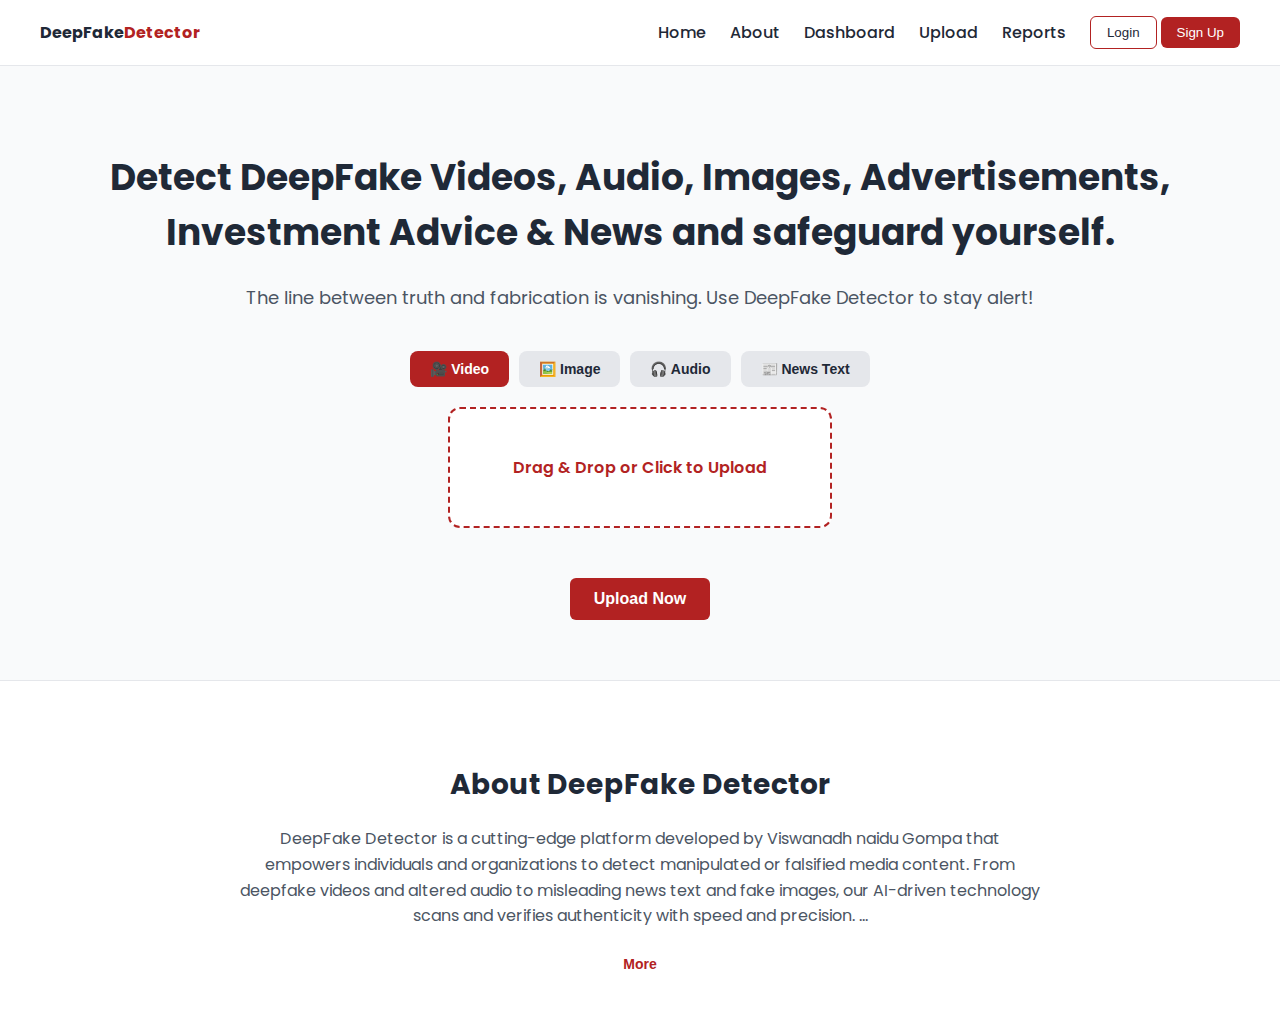
<file: index.html>
<!DOCTYPE html>
<html lang="en">
<head>
  <meta charset="UTF-8" />
  <meta name="viewport" content="width=device-width, initial-scale=1.0" />
  <title>KillFake Scanner</title>
  <link rel="stylesheet" href="style.css" />
  <link href="https://fonts.googleapis.com/css2?family=Poppins:wght@400;600;700&display=swap" rel="stylesheet">
</head>
<body>
  <!-- NAVBAR -->
  <header class="navbar white-navbar">
    <div class="logo-area">
      
      <div class="logo-text">
        <strong>DeepFake<span>Detector</span></strong>
        
      </div>
    </div>
    <nav class="nav-right">
      <ul class="nav-links">
        <li><a href="#">Home</a></li>
        <li><a href="#about">About</a></li>
        <li><a href="#">Dashboard</a></li>
        <li><a href="#">Upload</a></li>
        <li><a href="#">Reports</a></li>
      </ul>
      <div class="auth-buttons">
  <button class="login-btn" onclick="toggleModal('loginModal', true)">Login</button>
  <button class="signup-btn" onclick="toggleModal('signupModal', true)">Sign Up</button>
</div>
 
      
    </nav>
  </header>

  <!-- HERO SECTION -->
  <main>
    <!-- Loading Popup -->
<!-- Loading Popup -->
<!-- Loading Popup -->
<!-- Loading Popup -->
<!-- Loading Popup -->
 <!-- Loading Popup -->
<div id="loadingPopup" class="loading-popup">

  <div class="spinner"></div>
  <p class="loading-text">Scanning... Please wait</p>
</div>

</div>





    <section class="hero">
      <h1>Detect DeepFake Videos, Audio, Images, Advertisements, Investment Advice & News  and safeguard yourself.</h1>
      <p class="hero-subtext">The line between truth and fabrication is vanishing. Use DeepFake Detector to stay alert!</p>

      <div class="upload-container">
        <div class="type-select">
          <button class="type-btn active" data-type="video">🎥 Video</button>
          <button class="type-btn" data-type="image">🖼️ Image</button>
          <button class="type-btn" data-type="audio">🎧 Audio</button>
          <button class="type-btn" data-type="text">📰 News Text</button>
        </div>

        <div class="drag-drop-area" id="dragDropArea">
          <p>Drag & Drop or Click to Upload</p>
          <input type="file" id="fileInput" multiple style="display: none;" />
        </div>

        <div id="fileList" class="file-list"></div>

        <button class="btn upload-btn" onclick="fileInput.click()">Upload Now</button>
      </div>
    </section>

    <!-- ABOUT SECTION -->
    <section class="about" id="about">
    
      <div class="about-container">
  <h2>About DeepFake Detector</h2>
  <p id="aboutText">
    DeepFake Detector is a cutting-edge platform developed by Viswanadh naidu Gompa that empowers individuals and organizations to detect manipulated or falsified media content.
    From deepfake videos and altered audio to misleading news text and fake images, our AI-driven technology scans and verifies authenticity with speed and precision.
    <span id="dots">...</span>
    <span id="more" style="display: none;">
      Our mission is to build trust in digital content by equipping users with tools to uncover the truth and combat misinformation. Whether you're a journalist, researcher,
      or concerned citizen — KillFake Scanner helps you stay informed and protected.
    </span>
  </p>
  <button id="moreBtn" class="more-btn">More</button>
</div> 
    </section>
    <!-- Login Modal -->
<div id="loginModal" class="modal">
  <div class="modal-content">
    <span class="close" onclick="toggleModal('loginModal', false)">&times;</span>
    <h2>Login</h2>
    <input type="email" id="loginEmail" placeholder="Email" required /><br />
    <input type="password" id="loginPassword" placeholder="Password" required /><br />
    <button onclick="login()">Login</button>
  </div>
</div>

<!-- Signup Modal -->
<div id="signupModal" class="modal">
  <div class="modal-content">
    <span class="close" onclick="toggleModal('signupModal', false)">&times;</span>
    <h2>Signup</h2>
    <input type="text" id="signupUsername" placeholder="Username" required /><br />
    <input type="email" id="signupEmail" placeholder="Email" required /><br />
    <input type="password" id="signupPassword" placeholder="Password" required /><br />
    <button onclick="signup()">Signup</button>
  </div>
</div>

  </main>

  <script src="script.js"></script>
  
</body>
</html>
</file>
<file: style.css>
body {
  margin: 0;
  font-family: 'Poppins', sans-serif;
  background: #f9fafb;
  color: #1f2937;
}

/* NAVBAR */
.white-navbar {
  background: #fff;
  border-bottom: 1px solid #e5e7eb;
  padding: 16px 40px;
  display: flex;
  justify-content: space-between;
  align-items: center;
}
.logo-area {
  display: flex;
  align-items: center;
  gap: 12px;
}
.logo-img {
  height: 40px;
}
.logo-text {
  display: flex;
  flex-direction: column;
  line-height: 1.2;
}
.logo-text span {
  color: #b22222;
}
.logo-text small {
  font-size: 12px;
  color: #6b7280;
}

.nav-right {
  display: flex;
  align-items: center;
  gap: 24px;
}
.nav-links {
  list-style: none;
  display: flex;
  gap: 24px;
  margin: 0;
  padding: 0;
}
.nav-links li a {
  color: #1f2937;
  text-decoration: none;
  font-weight: 500;
}
.nav-links li a:hover {
  color: #b22222;
}

.auth-buttons button {
  padding: 8px 16px;
  border-radius: 6px;
  font-weight: 500;
  cursor: pointer;
}
.login-btn {
  color: #1f2937;
  border: 1px solid #b22222;
  background: transparent;
}
.signup-btn {
  background: #b22222;
  color: white;
  border: none;
}
.signup-btn:hover,
.login-btn:hover {
  background: #b22222;
  color: white;
}

/* HERO */
.hero {
  text-align: center;
  padding: 60px 20px;
}
.hero h1 {
  font-size: 36px;
  font-weight: 700;
  color: #1f2937;
}
.hero-subtext {
  font-size: 18px;
  color: #4b5563;
  margin-top: 10px;
}

/* UPLOAD SECTION */
.upload-container {
  display: flex;
  flex-direction: column;
  align-items: center;
  gap: 20px;
  margin-top: 40px;
}
.type-select {
  display: flex;
  gap: 10px;
  flex-wrap: wrap;
  justify-content: center;
}
.type-btn {
  padding: 10px 20px;
  border: none;
  background-color: #e5e7eb;
  border-radius: 8px;
  cursor: pointer;
  font-weight: 600;
  font-size: 14px;
  color: #1f2937;
  transition: all 0.3s ease;
}
.type-btn.active,
.type-btn:hover {
  background-color: #b22222;
  color: white;
}
.drag-drop-area {
  border: 2px dashed #b22222;
  border-radius: 12px;
  padding: 30px;
  color: #b22222;
  font-weight: 600;
  cursor: pointer;
  text-align: center;
  width: 320px;
  background-color: #fff;
  transition: all 0.2s ease-in-out;
}
.drag-drop-area:hover {
  background-color: #fceaea;
  border-color: #8b1616;
}
.file-list {
  color: #374151;
  font-size: 14px;
  text-align: left;
}
.upload-btn {
  margin-top: 10px;
  background: #b22222;
  color: white;
  padding: 12px 24px;
  border: none;
  border-radius: 6px;
  font-size: 16px;
  font-weight: 600;
  cursor: pointer;
  transition: background 0.3s ease;
}
.upload-btn:hover {
  background: #8b1616;
}

/* ABOUT SECTION */
.about {
  padding: 60px 20px;
  background-color: #fff;
  text-align: center;
  border-top: 1px solid #e5e7eb;
}
.about-container {
  max-width: 800px;
  margin: 0 auto;
}
.about h2 {
  font-size: 28px;
  color: #1f2937;
  margin-bottom: 20px;
}
.about p {
  font-size: 16px;
  color: #4b5563;
  margin-bottom: 16px;
  line-height: 1.6;
}
.more-btn {
  background: none;
  border: none;
  color: #b22222;
  font-weight: 600;
  cursor: pointer;
  margin-top: 10px;
  font-size: 14px;
}
.more-btn:hover {
  text-decoration: underline;
}
/* Overlay styling */
.loading-overlay {
  display: none;
  position: fixed;
  top: 0;
  left: 0;
  width: 100%;
  height: 100%;
  background-color: rgba(15, 15, 15, 0.8);
  z-index: 9999;
  justify-content: center;
  align-items: center;
}

/* Spinner container */
.spinner-container {
  display: flex;
  flex-direction: column;
  align-items: center;
}

/* Spinner ring */
.spinner {
  width: 70px;
  height: 70px;
  border: 6px solid #ccc;
  border-top: 6px solid #d40000; /* Professional red */
  border-radius: 50%;
  animation: spin 1s ease-in-out infinite;
}

/* Animation */
@keyframes spin {
  to {
    transform: rotate(360deg);
  }
}

/* Text styling */
.loading-text {
  color: #ffffff;
  margin-top: 16px;
  font-size: 18px;
  font-family: 'Segoe UI', Tahoma, Geneva, Verdana, sans-serif;
  letter-spacing: 0.5px;
}
.loading-popup {
  position: fixed;
  top: 0;
  left: 0;
  width: 100%;
  height: 100%;
  background: rgba(255, 255, 255, 0.95);
  z-index: 9999;
  display: none;
  flex-direction: column;
  align-items: center;
  justify-content: center;
  animation: fadeIn 0.3s ease-in-out;
}

.loading-logo {
  width: 120px;
  margin-bottom: 30px;
}

.spinner {
  width: 60px;
  height: 60px;
  border: 6px solid #e5e5e5;
  border-top: 6px solid #b22222; /* Red part */
  border-radius: 50%;
  animation: spin 1s linear infinite;
}

.loading-text {
  margin-top: 20px;
  font-size: 18px;
  color: #333;
  font-weight: 500;
}

@keyframes spin {
  0% { transform: rotate(0deg); }
  100% { transform: rotate(360deg); }
}

@keyframes fadeIn {
  from { opacity: 0; }
  to { opacity: 1; }
}
.certificate-section {
  text-align: center;
  padding: 2rem;
  background-color: #f9f9f9;
}

.certificate-section input {
  padding: 0.5rem;
  margin: 0.5rem;
  width: 250px;
}

.certificate-section button {
  padding: 0.5rem 1rem;
  background-color: #2d89ef;
  color: white;
  border: none;
  cursor: pointer;
}
.modal {
  display: none;
  position: fixed;
  z-index: 9999;
  left: 0; top: 0;
  width: 100%; height: 100%;
  background: rgba(0, 0, 0, 0.6);
  justify-content: center;
  align-items: center;
}

.modal-content {
  background: white;
  padding: 20px 30px;
  border-radius: 10px;
  width: 300px;
  box-shadow: 0 5px 15px rgba(0,0,0,0.3);
  position: relative;
  text-align: center;
}

.modal-content input {
  width: 100%;
  padding: 8px;
  margin: 8px 0;
}

.modal-content button {
  width: 100%;
  padding: 10px;
  margin-top: 10px;
  background: #b22222;
  color: white;
  border: none;
  cursor: pointer;
  border-radius: 6px;
}

.modal-content button:hover {
  background: #911d1d;
}

.modal .close {
  position: absolute;
  top: 8px;
  right: 12px;
  font-size: 20px;
  cursor: pointer;
}
</file>
